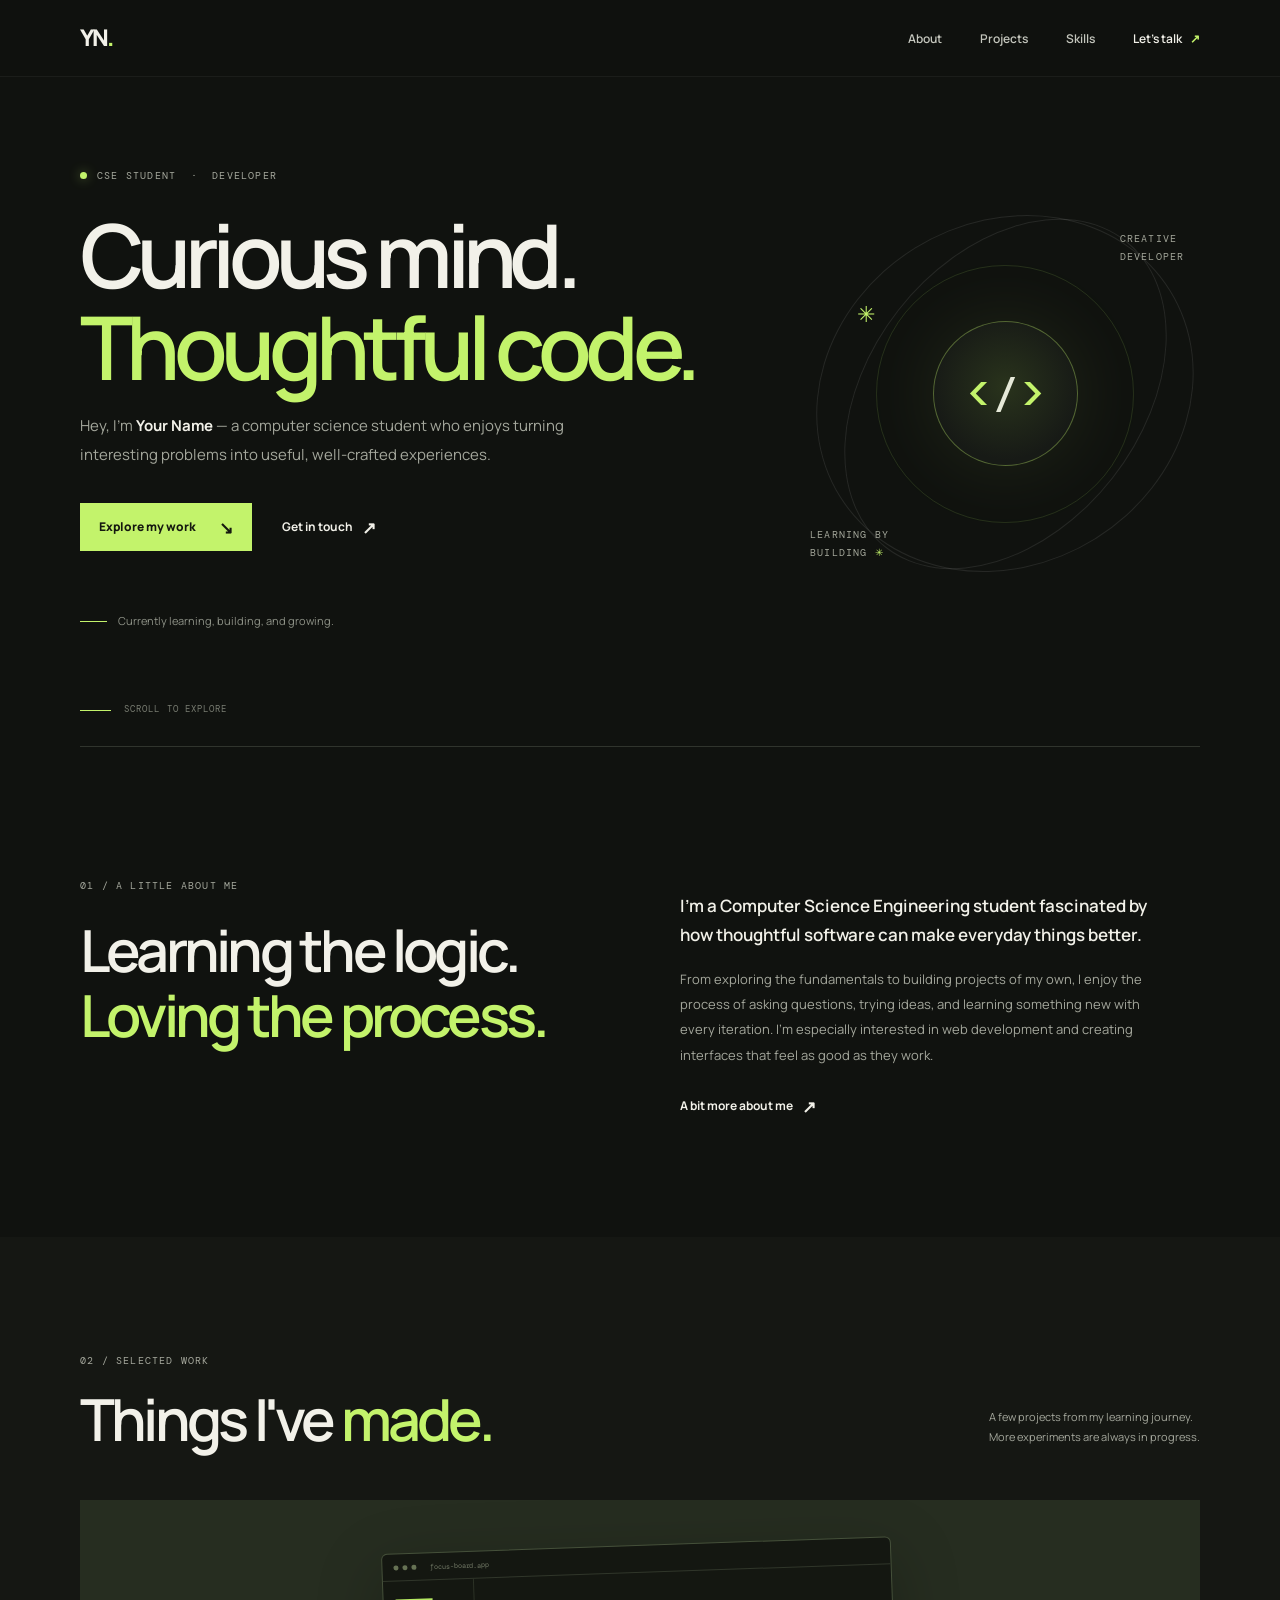
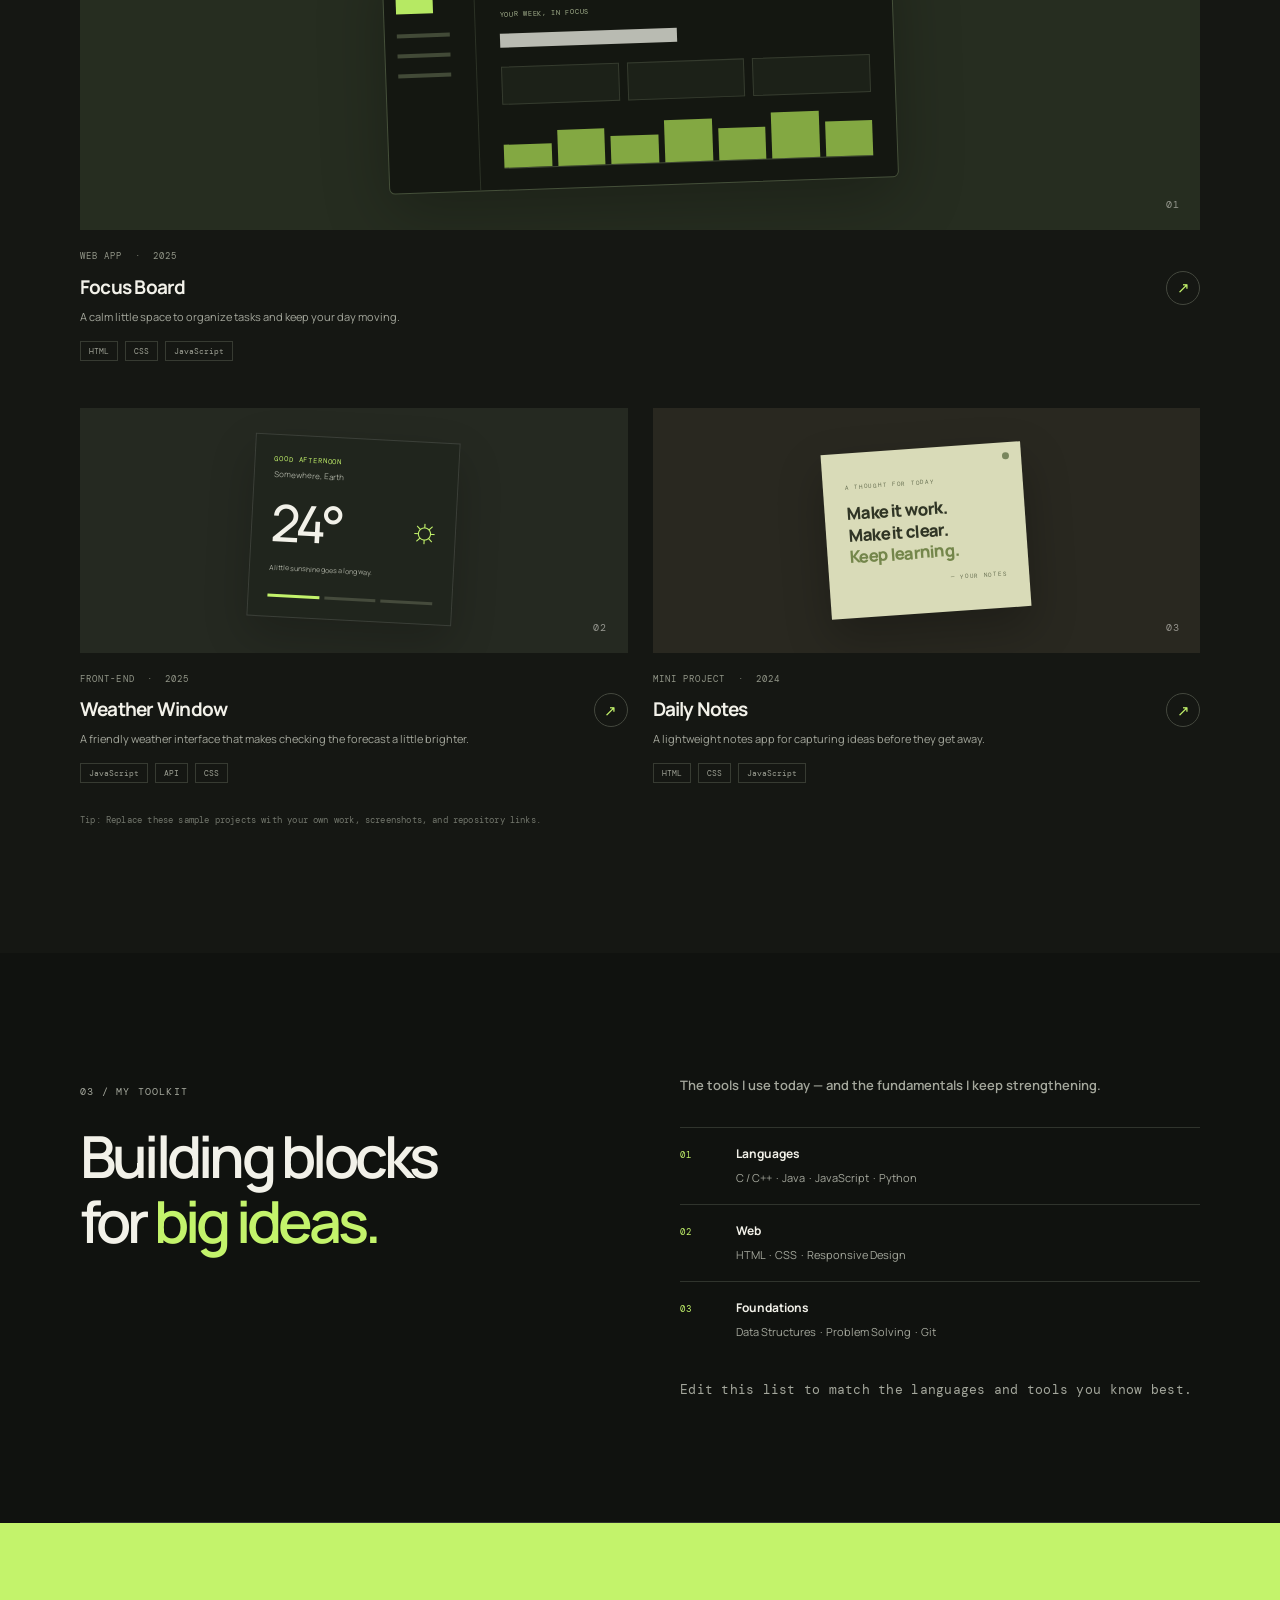
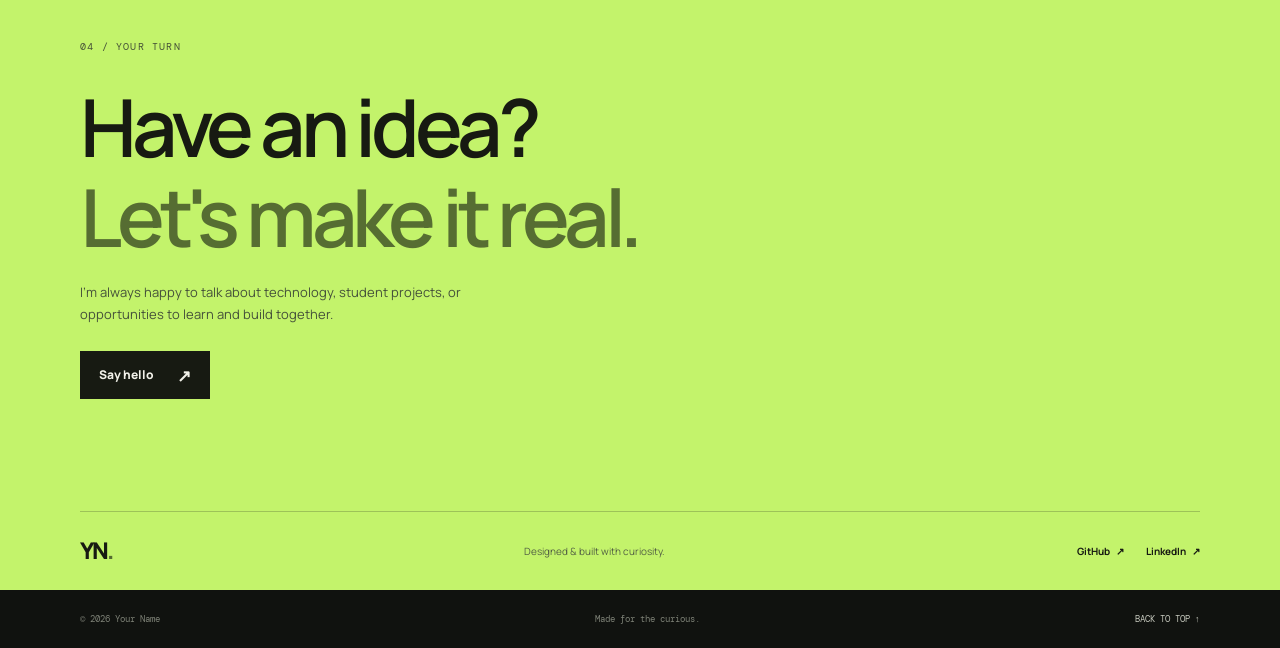
<file: index.html>
<!DOCTYPE html>
<html lang="en">
<head>
  <meta charset="UTF-8">
  <meta name="viewport" content="width=device-width, initial-scale=1">
  <meta name="theme-color" content="#10120f">
  <meta name="description" content="The portfolio of a computer science student and developer.">
  <title>Your Name | Developer &amp; CSE Student</title>
  <link rel="preconnect" href="https://fonts.googleapis.com">
  <link rel="preconnect" href="https://fonts.gstatic.com" crossorigin>
  <link href="https://fonts.googleapis.com/css2?family=DM+Mono:wght@400;500&family=Manrope:wght@400;500;600;700;800&display=swap" rel="stylesheet">
  <link rel="stylesheet" href="style.css">
  <script src="script.js" defer></script>
</head>
<body>
  <a class="skip-link" href="#main">Skip to content</a>

  <header class="site-header">
    <nav class="nav wrap" aria-label="Main navigation">
      <a class="brand" href="#home" aria-label="Your Name, home">YN<span>.</span></a>
      <button class="menu-toggle" type="button" aria-expanded="false" aria-controls="nav-links" aria-label="Open navigation">
        <span></span><span></span>
      </button>
      <ul class="nav-links" id="nav-links">
        <li><a href="#about">About</a></li>
        <li><a href="#work">Projects</a></li>
        <li><a href="#skills">Skills</a></li>
        <li><a class="nav-contact" href="#contact">Let's talk <span aria-hidden="true">↗</span></a></li>
      </ul>
    </nav>
  </header>

  <main id="main">
    <section class="hero wrap" id="home" aria-labelledby="hero-title">
      <div class="hero-copy">
        <p class="eyebrow"><span class="status-dot"></span> CSE STUDENT &nbsp;·&nbsp; DEVELOPER</p>
        <h1 id="hero-title">Curious mind.<br><span>Thoughtful code.</span></h1>
        <p class="hero-description">Hey, I'm <strong>Your Name</strong> — a computer science student who enjoys turning interesting problems into useful, well-crafted experiences.</p>
        <div class="hero-actions">
          <a class="button button-primary" href="#work">Explore my work <span aria-hidden="true">↘</span></a>
          <a class="text-link" href="#contact">Get in touch <span aria-hidden="true">↗</span></a>
        </div>
        <div class="hero-note"><span class="note-line"></span><span>Currently learning, building, and growing.</span></div>
      </div>
      <div class="hero-art" aria-label="Decorative code-inspired graphic">
        <div class="orbit orbit-one"></div>
        <div class="orbit orbit-two"></div>
        <div class="art-core"><span>&lt;</span><span class="core-slash">/</span><span>&gt;</span></div>
        <span class="art-label art-label-top">CREATIVE<br>DEVELOPER</span>
        <span class="art-label art-label-bottom">LEARNING BY<br>BUILDING <span aria-hidden="true">✳</span></span>
        <span class="art-star" aria-hidden="true">✳</span>
      </div>
      <a class="scroll-cue" href="#about"><span class="scroll-line"></span> SCROLL TO EXPLORE</a>
    </section>

    <section class="section wrap about-section" id="about" aria-labelledby="about-title">
      <div class="section-heading">
        <p class="eyebrow">01 / A LITTLE ABOUT ME</p>
        <h2 id="about-title">Learning the logic.<br><span>Loving the process.</span></h2>
      </div>
      <div class="about-content">
        <p class="about-lead">I'm a Computer Science Engineering student fascinated by how thoughtful software can make everyday things better.</p>
        <p>From exploring the fundamentals to building projects of my own, I enjoy the process of asking questions, trying ideas, and learning something new with every iteration. I'm especially interested in web development and creating interfaces that feel as good as they work.</p>
        <a class="text-link" href="#contact">A bit more about me <span aria-hidden="true">↗</span></a>
      </div>
    </section>

    <section class="section work-section" id="work" aria-labelledby="work-title">
      <div class="wrap">
        <div class="section-topline">
          <div>
            <p class="eyebrow">02 / SELECTED WORK</p>
            <h2 id="work-title">Things I've <span>made.</span></h2>
          </div>
          <p class="section-aside">A few projects from my learning journey.<br>More experiments are always in progress.</p>
        </div>
        <div class="project-grid">
          <article class="project-card project-card-featured">
            <div class="project-visual visual-dashboard" aria-hidden="true">
              <div class="mock-window">
                <div class="mock-bar"><i></i><i></i><i></i><span>focus-board.app</span></div>
                <div class="mock-content">
                  <div class="mock-sidebar"><b></b><b></b><b></b><b></b></div>
                  <div class="mock-main"><span class="mock-caption">YOUR WEEK, IN FOCUS</span><div class="mock-title"></div><div class="mock-row"><i></i><i></i><i></i></div><div class="mock-chart"><i></i><i></i><i></i><i></i><i></i><i></i><i></i></div></div>
                </div>
              </div>
              <span class="visual-index">01</span>
            </div>
            <div class="project-info">
              <div><p class="project-type">WEB APP &nbsp;·&nbsp; 2025</p><h3>Focus Board</h3><p>A calm little space to organize tasks and keep your day moving.</p></div>
              <a class="project-link" href="#contact" aria-label="Ask me about Focus Board">↗</a>
            </div>
            <ul class="tag-list" aria-label="Technologies"><li>HTML</li><li>CSS</li><li>JavaScript</li></ul>
          </article>

          <article class="project-card">
            <div class="project-visual visual-weather" aria-hidden="true">
              <div class="weather-card"><span class="weather-place">GOOD AFTERNOON</span><span class="weather-city">Somewhere, Earth</span><div class="weather-reading"><span>24°</span><span class="sun-icon">☼</span></div><span class="weather-detail">A little sunshine goes a long way.</span><div class="weather-footer"><i></i><i></i><i></i></div></div>
              <span class="visual-index">02</span>
            </div>
            <div class="project-info">
              <div><p class="project-type">FRONT-END &nbsp;·&nbsp; 2025</p><h3>Weather Window</h3><p>A friendly weather interface that makes checking the forecast a little brighter.</p></div>
              <a class="project-link" href="#contact" aria-label="Ask me about Weather Window">↗</a>
            </div>
            <ul class="tag-list" aria-label="Technologies"><li>JavaScript</li><li>API</li><li>CSS</li></ul>
          </article>

          <article class="project-card">
            <div class="project-visual visual-notes" aria-hidden="true">
              <div class="notes-paper"><span class="notes-pin"></span><span class="notes-label">A THOUGHT FOR TODAY</span><span class="notes-quote">Make it work.<br>Make it clear.<br><em>Keep learning.</em></span><span class="notes-sign">— YOUR NOTES</span></div>
              <span class="visual-index">03</span>
            </div>
            <div class="project-info">
              <div><p class="project-type">MINI PROJECT &nbsp;·&nbsp; 2024</p><h3>Daily Notes</h3><p>A lightweight notes app for capturing ideas before they get away.</p></div>
              <a class="project-link" href="#contact" aria-label="Ask me about Daily Notes">↗</a>
            </div>
            <ul class="tag-list" aria-label="Technologies"><li>HTML</li><li>CSS</li><li>JavaScript</li></ul>
          </article>
        </div>
        <p class="edit-hint">Tip: Replace these sample projects with your own work, screenshots, and repository links.</p>
      </div>
    </section>

    <section class="section wrap skills-section" id="skills" aria-labelledby="skills-title">
      <div class="section-heading">
        <p class="eyebrow">03 / MY TOOLKIT</p>
        <h2 id="skills-title">Building blocks<br>for <span>big ideas.</span></h2>
      </div>
      <div class="skills-content">
        <p class="about-lead">The tools I use today — and the fundamentals I keep strengthening.</p>
        <div class="skill-groups">
          <div class="skill-group"><span class="skill-number">01</span><div><h3>Languages</h3><p>C / C++ &nbsp;·&nbsp; Java &nbsp;·&nbsp; JavaScript &nbsp;·&nbsp; Python</p></div></div>
          <div class="skill-group"><span class="skill-number">02</span><div><h3>Web</h3><p>HTML &nbsp;·&nbsp; CSS &nbsp;·&nbsp; Responsive Design</p></div></div>
          <div class="skill-group"><span class="skill-number">03</span><div><h3>Foundations</h3><p>Data Structures &nbsp;·&nbsp; Problem Solving &nbsp;·&nbsp; Git</p></div></div>
        </div>
        <p class="edit-hint">Edit this list to match the languages and tools you know best.</p>
      </div>
    </section>

    <section class="contact-section" id="contact" aria-labelledby="contact-title">
      <div class="wrap contact-inner">
        <p class="eyebrow">04 / YOUR TURN</p>
        <h2 id="contact-title">Have an idea?<br><span>Let's make it real.</span></h2>
        <p class="contact-copy">I'm always happy to talk about technology, student projects, or opportunities to learn and build together.</p>
        <a class="button button-light" href="mailto:your.email@example.com">Say hello <span aria-hidden="true">↗</span></a>
        <div class="contact-bottom">
          <a class="brand brand-footer" href="#home">YN<span>.</span></a>
          <p>Designed &amp; built with curiosity.</p>
          <div class="social-links">
            <a href="https://github.com/" target="_blank" rel="noreferrer">GitHub <span aria-hidden="true">↗</span></a>
            <a href="https://www.linkedin.com/" target="_blank" rel="noreferrer">LinkedIn <span aria-hidden="true">↗</span></a>
          </div>
        </div>
      </div>
    </section>
  </main>

  <footer class="site-footer wrap">
    <span>© <span id="current-year"></span> Your Name</span>
    <span>Made for the curious.</span>
    <a href="#home">BACK TO TOP ↑</a>
  </footer>
</body>
</html>
</file>
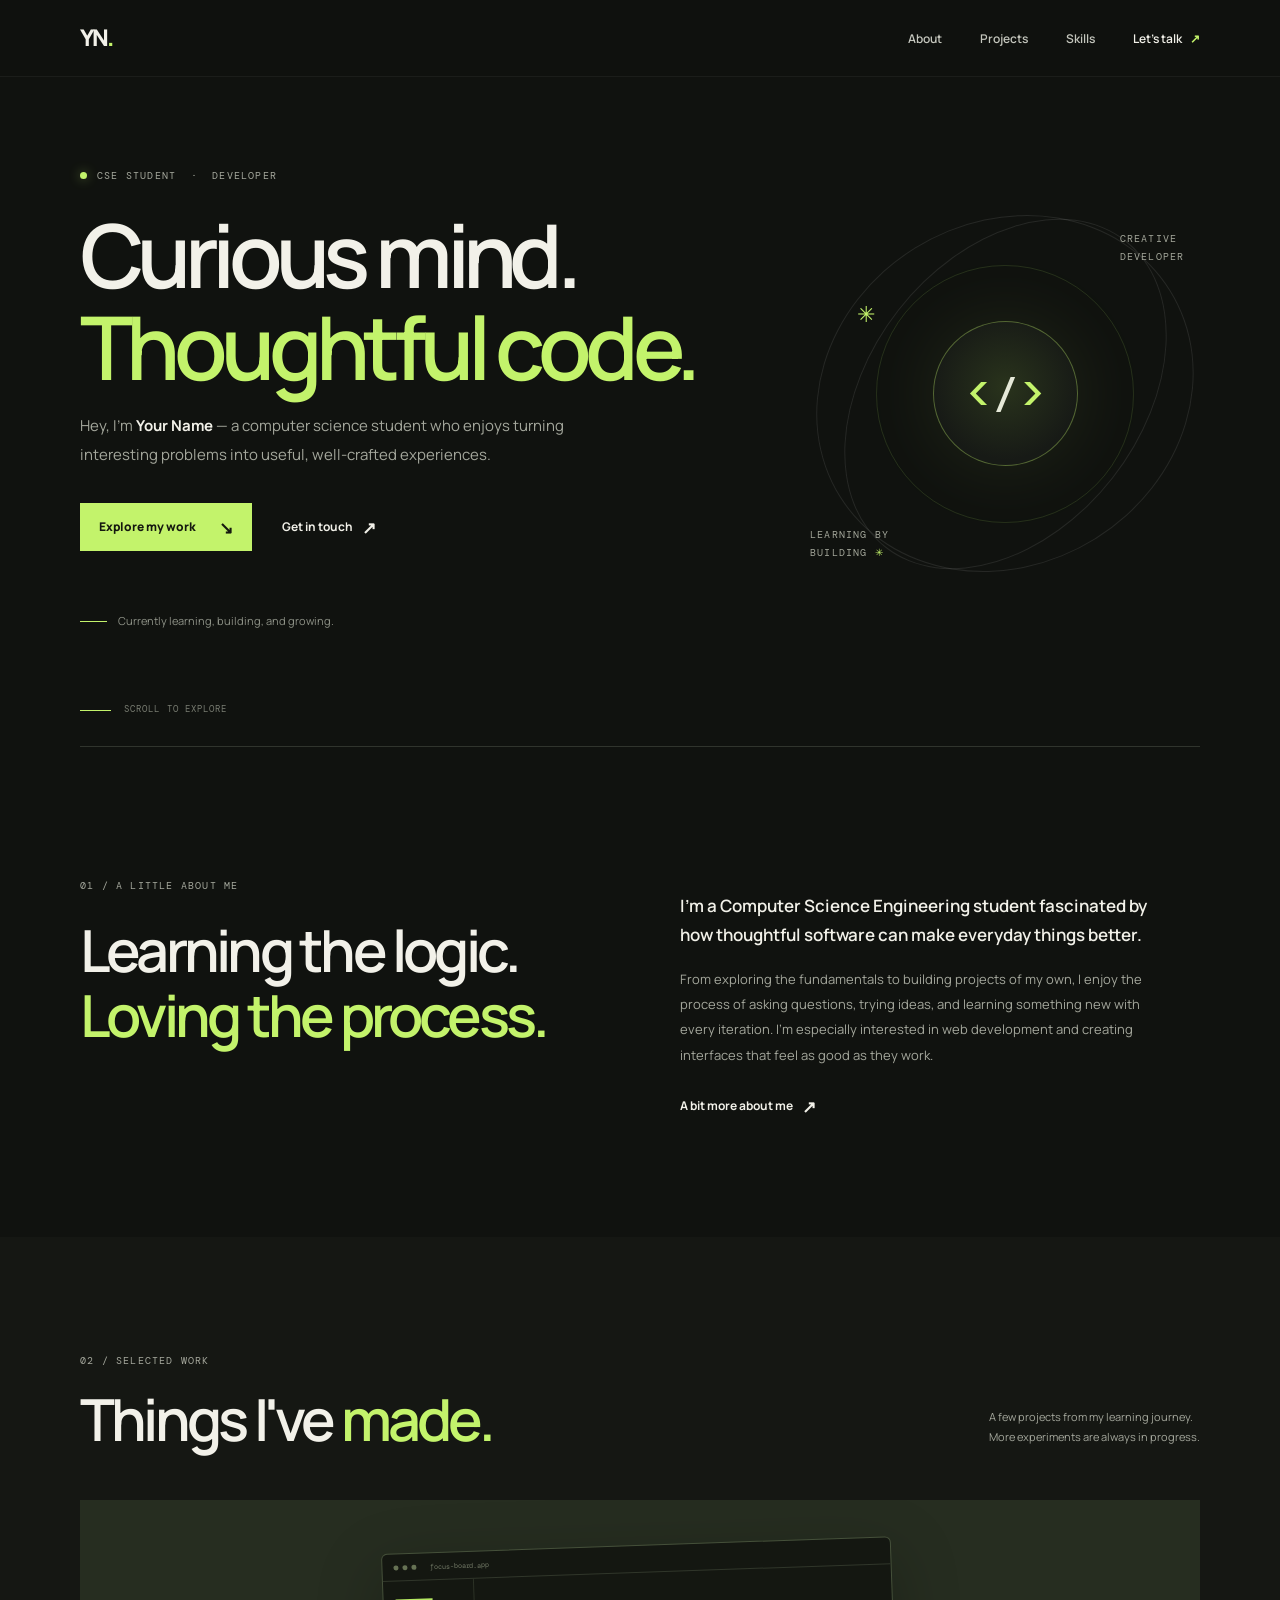
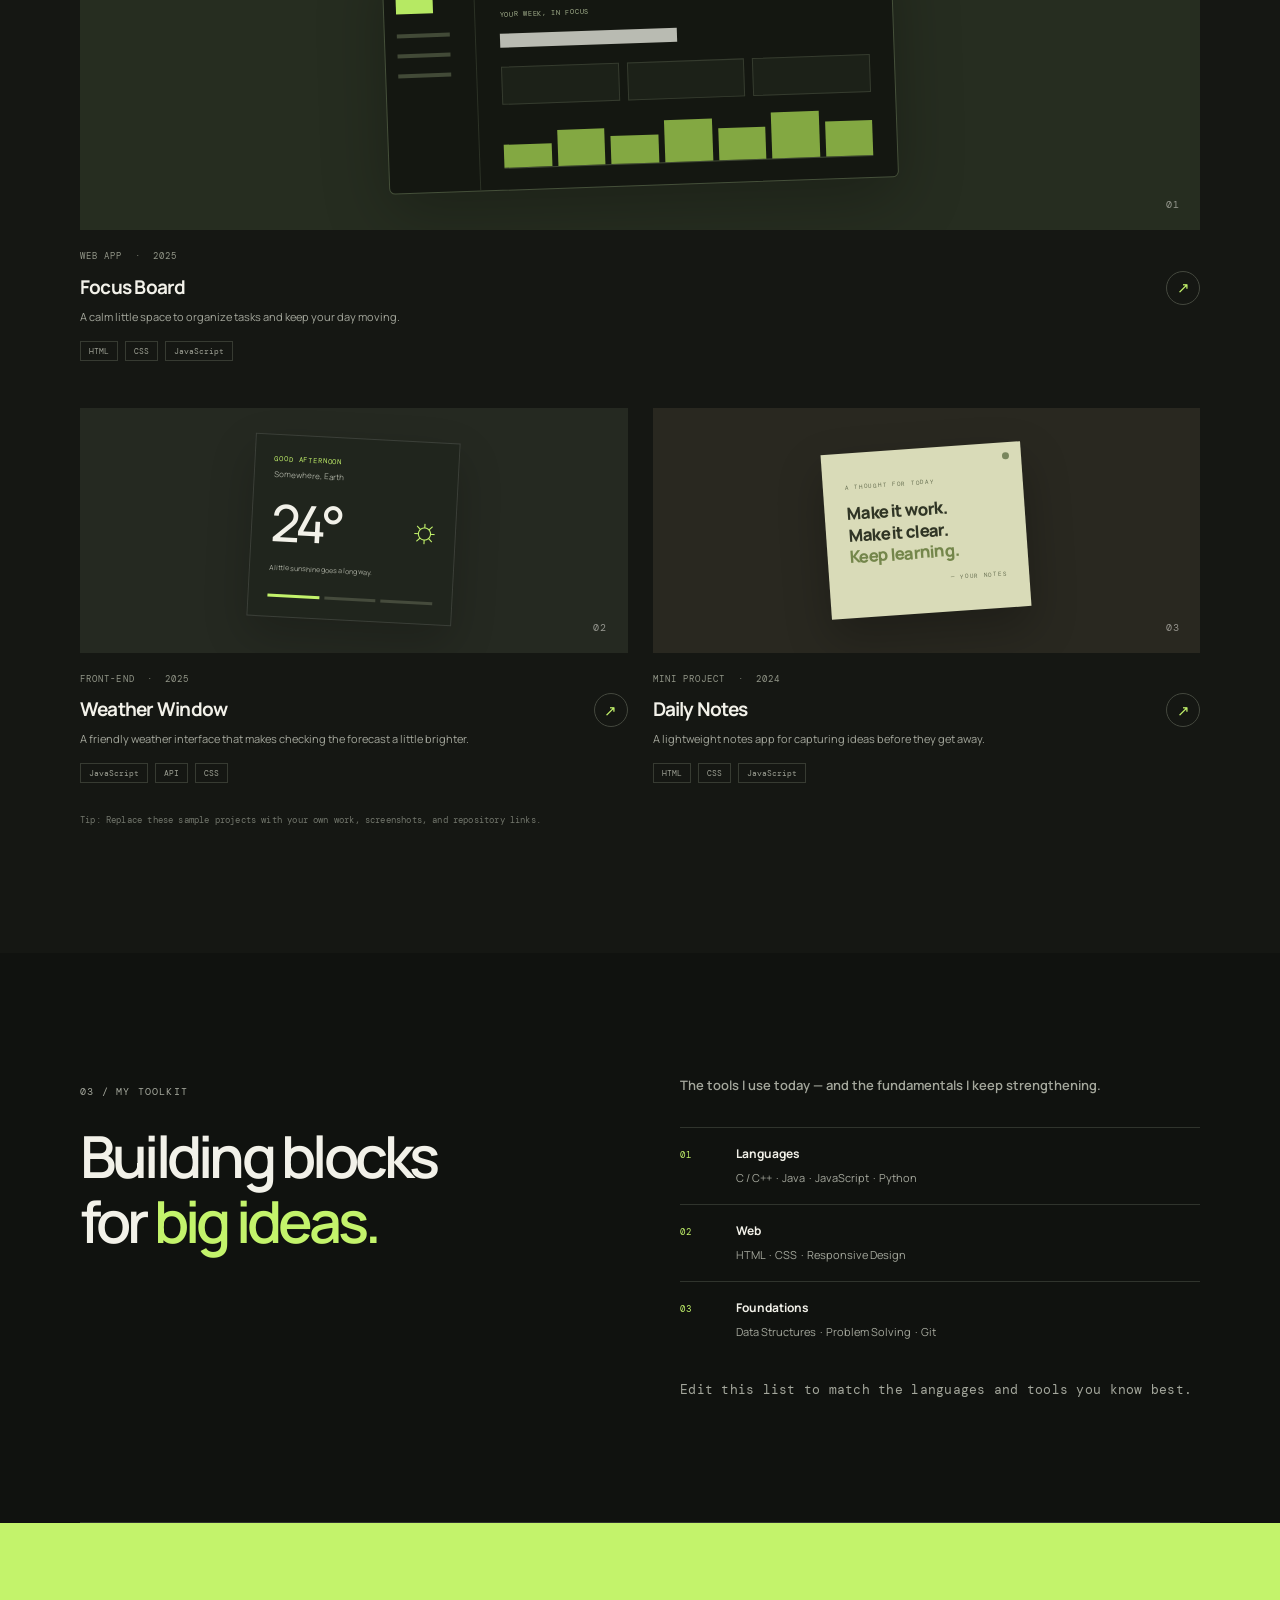
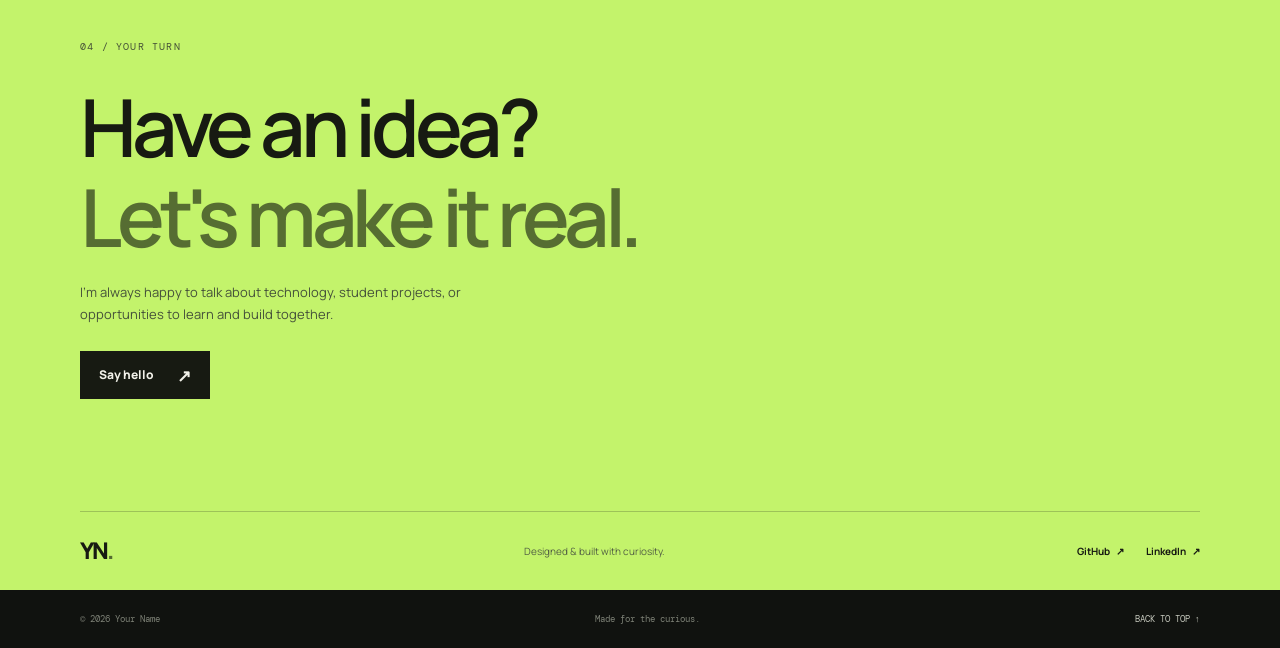
<file: sample.html>
<!DOCTYPE html>
<html lang="en">
<head>
  <meta charset="UTF-8">
  <meta name="viewport" content="width=device-width, initial-scale=1">
  <meta name="theme-color" content="#10120f">
  <meta name="description" content="The portfolio of a computer science student and developer.">
  <title>Your Name | Developer &amp; CSE Student</title>
  <link rel="preconnect" href="https://fonts.googleapis.com">
  <link rel="preconnect" href="https://fonts.gstatic.com" crossorigin>
  <link href="https://fonts.googleapis.com/css2?family=DM+Mono:wght@400;500&family=Manrope:wght@400;500;600;700;800&display=swap" rel="stylesheet">
  <link rel="stylesheet" href="sample.css">
  <script src="sample.js" defer></script>
</head>
<body>
  <a class="skip-link" href="#main">Skip to content</a>

  <header class="site-header">
    <nav class="nav wrap" aria-label="Main navigation">
      <a class="brand" href="#home" aria-label="Your Name, home">YN<span>.</span></a>
      <button class="menu-toggle" type="button" aria-expanded="false" aria-controls="nav-links" aria-label="Open navigation">
        <span></span><span></span>
      </button>
      <ul class="nav-links" id="nav-links">
        <li><a href="#about">About</a></li>
        <li><a href="#work">Projects</a></li>
        <li><a href="#skills">Skills</a></li>
        <li><a class="nav-contact" href="#contact">Let's talk <span aria-hidden="true">↗</span></a></li>
      </ul>
    </nav>
  </header>

  <main id="main">
    <section class="hero wrap" id="home" aria-labelledby="hero-title">
      <div class="hero-copy">
        <p class="eyebrow"><span class="status-dot"></span> CSE STUDENT &nbsp;·&nbsp; DEVELOPER</p>
        <h1 id="hero-title">Curious mind.<br><span>Thoughtful code.</span></h1>
        <p class="hero-description">Hey, I'm <strong>Your Name</strong> — a computer science student who enjoys turning interesting problems into useful, well-crafted experiences.</p>
        <div class="hero-actions">
          <a class="button button-primary" href="#work">Explore my work <span aria-hidden="true">↘</span></a>
          <a class="text-link" href="#contact">Get in touch <span aria-hidden="true">↗</span></a>
        </div>
        <div class="hero-note"><span class="note-line"></span><span>Currently learning, building, and growing.</span></div>
      </div>
      <div class="hero-art" aria-label="Decorative code-inspired graphic">
        <div class="orbit orbit-one"></div>
        <div class="orbit orbit-two"></div>
        <div class="art-core"><span>&lt;</span><span class="core-slash">/</span><span>&gt;</span></div>
        <span class="art-label art-label-top">CREATIVE<br>DEVELOPER</span>
        <span class="art-label art-label-bottom">LEARNING BY<br>BUILDING <span aria-hidden="true">✳</span></span>
        <span class="art-star" aria-hidden="true">✳</span>
      </div>
      <a class="scroll-cue" href="#about"><span class="scroll-line"></span> SCROLL TO EXPLORE</a>
    </section>

    <section class="section wrap about-section" id="about" aria-labelledby="about-title">
      <div class="section-heading">
        <p class="eyebrow">01 / A LITTLE ABOUT ME</p>
        <h2 id="about-title">Learning the logic.<br><span>Loving the process.</span></h2>
      </div>
      <div class="about-content">
        <p class="about-lead">I'm a Computer Science Engineering student fascinated by how thoughtful software can make everyday things better.</p>
        <p>From exploring the fundamentals to building projects of my own, I enjoy the process of asking questions, trying ideas, and learning something new with every iteration. I'm especially interested in web development and creating interfaces that feel as good as they work.</p>
        <a class="text-link" href="#contact">A bit more about me <span aria-hidden="true">↗</span></a>
      </div>
    </section>

    <section class="section work-section" id="work" aria-labelledby="work-title">
      <div class="wrap">
        <div class="section-topline">
          <div>
            <p class="eyebrow">02 / SELECTED WORK</p>
            <h2 id="work-title">Things I've <span>made.</span></h2>
          </div>
          <p class="section-aside">A few projects from my learning journey.<br>More experiments are always in progress.</p>
        </div>
        <div class="project-grid">
          <article class="project-card project-card-featured">
            <div class="project-visual visual-dashboard" aria-hidden="true">
              <div class="mock-window">
                <div class="mock-bar"><i></i><i></i><i></i><span>focus-board.app</span></div>
                <div class="mock-content">
                  <div class="mock-sidebar"><b></b><b></b><b></b><b></b></div>
                  <div class="mock-main"><span class="mock-caption">YOUR WEEK, IN FOCUS</span><div class="mock-title"></div><div class="mock-row"><i></i><i></i><i></i></div><div class="mock-chart"><i></i><i></i><i></i><i></i><i></i><i></i><i></i></div></div>
                </div>
              </div>
              <span class="visual-index">01</span>
            </div>
            <div class="project-info">
              <div><p class="project-type">WEB APP &nbsp;·&nbsp; 2025</p><h3>Focus Board</h3><p>A calm little space to organize tasks and keep your day moving.</p></div>
              <a class="project-link" href="#contact" aria-label="Ask me about Focus Board">↗</a>
            </div>
            <ul class="tag-list" aria-label="Technologies"><li>HTML</li><li>CSS</li><li>JavaScript</li></ul>
          </article>

          <article class="project-card">
            <div class="project-visual visual-weather" aria-hidden="true">
              <div class="weather-card"><span class="weather-place">GOOD AFTERNOON</span><span class="weather-city">Somewhere, Earth</span><div class="weather-reading"><span>24°</span><span class="sun-icon">☼</span></div><span class="weather-detail">A little sunshine goes a long way.</span><div class="weather-footer"><i></i><i></i><i></i></div></div>
              <span class="visual-index">02</span>
            </div>
            <div class="project-info">
              <div><p class="project-type">FRONT-END &nbsp;·&nbsp; 2025</p><h3>Weather Window</h3><p>A friendly weather interface that makes checking the forecast a little brighter.</p></div>
              <a class="project-link" href="#contact" aria-label="Ask me about Weather Window">↗</a>
            </div>
            <ul class="tag-list" aria-label="Technologies"><li>JavaScript</li><li>API</li><li>CSS</li></ul>
          </article>

          <article class="project-card">
            <div class="project-visual visual-notes" aria-hidden="true">
              <div class="notes-paper"><span class="notes-pin"></span><span class="notes-label">A THOUGHT FOR TODAY</span><span class="notes-quote">Make it work.<br>Make it clear.<br><em>Keep learning.</em></span><span class="notes-sign">— YOUR NOTES</span></div>
              <span class="visual-index">03</span>
            </div>
            <div class="project-info">
              <div><p class="project-type">MINI PROJECT &nbsp;·&nbsp; 2024</p><h3>Daily Notes</h3><p>A lightweight notes app for capturing ideas before they get away.</p></div>
              <a class="project-link" href="#contact" aria-label="Ask me about Daily Notes">↗</a>
            </div>
            <ul class="tag-list" aria-label="Technologies"><li>HTML</li><li>CSS</li><li>JavaScript</li></ul>
          </article>
        </div>
        <p class="edit-hint">Tip: Replace these sample projects with your own work, screenshots, and repository links.</p>
      </div>
    </section>

    <section class="section wrap skills-section" id="skills" aria-labelledby="skills-title">
      <div class="section-heading">
        <p class="eyebrow">03 / MY TOOLKIT</p>
        <h2 id="skills-title">Building blocks<br>for <span>big ideas.</span></h2>
      </div>
      <div class="skills-content">
        <p class="about-lead">The tools I use today — and the fundamentals I keep strengthening.</p>
        <div class="skill-groups">
          <div class="skill-group"><span class="skill-number">01</span><div><h3>Languages</h3><p>C / C++ &nbsp;·&nbsp; Java &nbsp;·&nbsp; JavaScript &nbsp;·&nbsp; Python</p></div></div>
          <div class="skill-group"><span class="skill-number">02</span><div><h3>Web</h3><p>HTML &nbsp;·&nbsp; CSS &nbsp;·&nbsp; Responsive Design</p></div></div>
          <div class="skill-group"><span class="skill-number">03</span><div><h3>Foundations</h3><p>Data Structures &nbsp;·&nbsp; Problem Solving &nbsp;·&nbsp; Git</p></div></div>
        </div>
        <p class="edit-hint">Edit this list to match the languages and tools you know best.</p>
      </div>
    </section>

    <section class="contact-section" id="contact" aria-labelledby="contact-title">
      <div class="wrap contact-inner">
        <p class="eyebrow">04 / YOUR TURN</p>
        <h2 id="contact-title">Have an idea?<br><span>Let's make it real.</span></h2>
        <p class="contact-copy">I'm always happy to talk about technology, student projects, or opportunities to learn and build together.</p>
        <a class="button button-light" href="mailto:your.email@example.com">Say hello <span aria-hidden="true">↗</span></a>
        <div class="contact-bottom">
          <a class="brand brand-footer" href="#home">YN<span>.</span></a>
          <p>Designed &amp; built with curiosity.</p>
          <div class="social-links">
            <a href="https://github.com/" target="_blank" rel="noreferrer">GitHub <span aria-hidden="true">↗</span></a>
            <a href="https://www.linkedin.com/" target="_blank" rel="noreferrer">LinkedIn <span aria-hidden="true">↗</span></a>
          </div>
        </div>
      </div>
    </section>
  </main>

  <footer class="site-footer wrap">
    <span>© <span id="current-year"></span> Your Name</span>
    <span>Made for the curious.</span>
    <a href="#home">BACK TO TOP ↑</a>
  </footer>
</body>
</html>
</file>
<file: style.css>
:root {
  color-scheme: dark;
  --bg: #10120f;
  --surface: #171a16;
  --surface-soft: #1e211c;
  --text: #f2f1e9;
  --muted: #a4a79c;
  --line: #30342d;
  --accent: #c3f36b;
  --accent-dark: #a6d64e;
  --font-body: "Manrope", sans-serif;
  --font-mono: "DM Mono", monospace;
}

* { box-sizing: border-box; }
html { scroll-behavior: smooth; scroll-padding-top: 90px; }
body {
  margin: 0;
  background: var(--bg);
  color: var(--text);
  font-family: var(--font-body);
  font-size: 15px;
  line-height: 1.7;
  -webkit-font-smoothing: antialiased;
}
body, button, a { -webkit-tap-highlight-color: transparent; }
a { color: inherit; text-decoration: none; }
button { font: inherit; }
::selection { background: var(--accent); color: var(--bg); }
.wrap { width: min(1120px, calc(100% - 64px)); margin-inline: auto; }
.skip-link {
  position: absolute; z-index: 20; top: 10px; left: 10px; padding: 10px 14px;
  background: var(--accent); color: var(--bg); transform: translateY(-150%);
}
.skip-link:focus { transform: translateY(0); }

.site-header { position: sticky; z-index: 10; top: 0; border-bottom: 1px solid rgb(255 255 255 / 5%); background: rgb(16 18 15 / 90%); backdrop-filter: blur(16px); }
.nav { height: 76px; display: flex; align-items: center; justify-content: space-between; }
.brand { font-size: 23px; font-weight: 800; letter-spacing: -2px; }
.brand span { color: var(--accent); }
.nav-links { display: flex; align-items: center; gap: 38px; margin: 0; padding: 0; list-style: none; }
.nav-links a { color: #c4c6bd; font-size: 12px; font-weight: 600; transition: color .2s ease; }
.nav-links a:hover, .nav-links a.is-active { color: var(--accent); }
.nav-links .nav-contact { color: var(--text); }
.nav-contact span { padding-left: 6px; color: var(--accent); }
.menu-toggle { display: none; }

.hero { min-height: 650px; position: relative; display: grid; grid-template-columns: 1.1fr .9fr; align-items: center; padding-block: 80px 115px; }
.hero-copy { position: relative; z-index: 1; }
.eyebrow, .project-type, .skill-number, .scroll-cue, .edit-hint, .art-label, .visual-index, .notes-label, .notes-sign {
  font-family: var(--font-mono); font-size: 10px; letter-spacing: .12em;
}
.eyebrow { display: flex; align-items: center; gap: 10px; color: var(--muted); }
.status-dot { width: 7px; height: 7px; display: inline-block; border-radius: 50%; background: var(--accent); box-shadow: 0 0 12px rgb(195 243 107 / 45%); }
.hero h1 { margin: 25px 0 20px; font-size: clamp(52px, 7vw, 88px); font-weight: 600; letter-spacing: -.075em; line-height: 1.04; }
.hero h1 span, .section-heading h2 span, .section-topline h2 span { color: var(--accent); }
.hero-description { max-width: 495px; margin: 0; color: var(--muted); font-size: 15px; line-height: 1.9; }
.hero-description strong { color: var(--text); font-weight: 700; }
.hero-actions { display: flex; align-items: center; gap: 30px; margin-top: 34px; }
.button { display: inline-flex; align-items: center; justify-content: center; gap: 23px; min-height: 48px; padding: 0 19px; font-size: 12px; font-weight: 800; transition: transform .2s ease, background .2s ease; }
.button:hover { transform: translateY(-3px); }
.button-primary { background: var(--accent); color: #15180f; }
.button-primary:hover { background: #d3ff83; }
.button span, .text-link span { font-size: 17px; line-height: 1; }
.text-link { display: inline-flex; align-items: center; gap: 9px; color: var(--text); font-size: 12px; font-weight: 700; }
.text-link:hover { color: var(--accent); }
.hero-note { display: flex; align-items: center; gap: 11px; margin-top: 61px; color: #8e9287; font-size: 11px; }
.note-line { width: 27px; height: 1px; background: var(--accent); }
.hero-art { width: min(390px, 100%); aspect-ratio: 1; position: relative; justify-self: end; display: grid; place-items: center; overflow: clip; }
.hero-art::before { position: absolute; inset: 17%; border: 1px solid rgb(195 243 107 / 13%); border-radius: 50%; content: ""; }
.orbit { position: absolute; border: 1px solid rgb(255 255 255 / 9%); border-radius: 50%; transform: rotate(-32deg); }
.orbit-one { inset: 6% 0; }
.orbit-two { inset: 0 15%; transform: rotate(38deg); }
.art-core { width: 145px; height: 145px; display: flex; align-items: center; justify-content: center; border: 1px solid rgb(195 243 107 / 35%); border-radius: 50%; background: radial-gradient(circle at 50% 45%, #29331c, #171a16 69%); box-shadow: 0 0 80px rgb(195 243 107 / 9%); font-family: var(--font-mono); font-size: 42px; font-weight: 500; }
.art-core span:first-child, .art-core span:last-child { color: var(--accent); }
.core-slash { margin-inline: 2px; color: #e5e9d8; }
.art-label { position: absolute; color: #a3a69a; line-height: 1.8; }
.art-label-top { top: 8%; right: 4%; }
.art-label-bottom { bottom: 7%; left: 0; }
.art-label-bottom span, .art-star { color: var(--accent); }
.art-star { position: absolute; top: 25%; left: 12%; font-size: 22px; }
.scroll-cue { position: absolute; bottom: 28px; left: 0; display: flex; align-items: center; gap: 13px; color: #797d72; font-size: 9px; }
.scroll-line { width: 31px; height: 1px; background: var(--accent); }

.section { padding-block: 120px; }
.about-section, .skills-section { display: grid; grid-template-columns: 1fr 1fr; gap: 80px; border-top: 1px solid var(--line); }
.section-heading h2, .section-topline h2, .contact-inner h2 { margin: 24px 0 0; font-size: clamp(38px, 5vw, 58px); font-weight: 600; letter-spacing: -.065em; line-height: 1.12; }
.about-content { align-self: center; max-width: 490px; padding-top: 8px; }
.about-content p, .skills-content > p { color: var(--muted); font-size: 13px; line-height: 1.95; }
.about-content .about-lead, .about-lead { color: var(--text); font-size: 17px; font-weight: 600; line-height: 1.7; }
.about-content .text-link { margin-top: 15px; }
.work-section { padding-block: 115px 125px; background: #151713; }
.section-topline { display: flex; justify-content: space-between; align-items: end; margin-bottom: 48px; }
.section-topline .eyebrow { margin: 0; }
.section-topline h2 { margin-top: 18px; }
.section-aside { margin: 0 0 4px; color: var(--muted); font-size: 11px; line-height: 1.9; }
.project-grid { display: grid; grid-template-columns: 1fr 1fr; gap: 47px 25px; }
.project-card-featured { grid-column: 1 / -1; }
.project-visual { height: 245px; position: relative; display: grid; place-items: center; overflow: hidden; }
.project-card-featured .project-visual { height: 330px; }
.visual-dashboard { background: #262d20; }
.visual-weather { background: #252921; }
.visual-notes { background: #292820; }
.visual-index { position: absolute; right: 20px; bottom: 17px; color: rgb(242 241 233 / 55%); }
.mock-window { width: min(510px, 76%); overflow: hidden; border: 1px solid #45503a; border-radius: 6px; background: #141711; box-shadow: 0 20px 65px rgb(0 0 0 / 25%); transform: rotate(-2deg); }
.mock-bar { height: 27px; display: flex; align-items: center; gap: 4px; padding: 0 11px; border-bottom: 1px solid #30362a; color: #727966; }
.mock-bar i { width: 5px; height: 5px; border-radius: 50%; background: #667254; }
.mock-bar span { margin-left: 9px; font: 7px var(--font-mono); }
.mock-content { min-height: 210px; display: flex; }
.mock-sidebar { width: 18%; display: flex; flex-direction: column; gap: 16px; padding: 18px 12px; border-right: 1px solid #2c3226; }
.mock-sidebar b { width: 80%; height: 4px; background: #424a37; }
.mock-sidebar b:first-child { width: 56%; height: 15px; margin-bottom: 4px; background: #b6e963; }
.mock-main { flex: 1; padding: 21px 24px; }
.mock-caption { color: #a4b18e; font: 7px var(--font-mono); letter-spacing: .1em; }
.mock-title { width: 48%; height: 14px; margin-top: 9px; background: #e8eadf; opacity: .78; }
.mock-row { display: flex; gap: 8px; margin-top: 19px; }
.mock-row i { width: 32%; height: 38px; border: 1px solid #353b2e; background: #1c2118; }
.mock-chart { height: 47px; display: flex; align-items: end; gap: 6px; margin-top: 17px; border-bottom: 1px solid #414a35; }
.mock-chart i { flex: 1; height: 50%; background: #a8d953; opacity: .75; }
.mock-chart i:nth-child(2) { height: 78%; }.mock-chart i:nth-child(3) { height: 60%; }.mock-chart i:nth-child(4) { height: 90%; }.mock-chart i:nth-child(5) { height: 68%; }.mock-chart i:nth-child(6) { height: 100%; }.mock-chart i:nth-child(7) { height: 76%; }
.weather-card { width: 205px; min-height: 183px; padding: 19px; border: 1px solid rgb(255 255 255 / 12%); background: #20251d; box-shadow: 0 18px 45px rgb(0 0 0 / 20%); transform: rotate(3deg); }
.weather-place { display: block; color: var(--accent); font: 7px var(--font-mono); letter-spacing: .12em; }
.weather-city { display: block; margin-top: 4px; color: #a9ada0; font-size: 8px; }
.weather-reading { display: flex; align-items: center; justify-content: space-between; margin-top: 10px; font-size: 51px; font-weight: 500; letter-spacing: -.08em; line-height: 1.2; }
.sun-icon { color: var(--accent); font-size: 34px; }
.weather-detail { color: #a9ada0; font-size: 7px; }
.weather-footer { display: flex; gap: 5px; margin-top: 17px; }
.weather-footer i { height: 3px; flex: 1; background: #454b3c; }.weather-footer i:first-child { background: var(--accent); }
.notes-paper { width: 200px; min-height: 165px; position: relative; display: flex; flex-direction: column; justify-content: center; padding: 19px 22px; background: #d9dbb8; color: #303525; box-shadow: 0 20px 45px rgb(0 0 0 / 25%); transform: rotate(-4deg); }
.notes-pin { position: absolute; top: 10px; right: 12px; width: 7px; height: 7px; border-radius: 50%; background: #79865d; }
.notes-label, .notes-sign { font-size: 6px; color: #687052; }
.notes-quote { margin-block: 11px; font-size: 17px; font-weight: 800; line-height: 1.28; letter-spacing: -.04em; }
.notes-quote em { color: #74864b; font-style: normal; }
.notes-sign { text-align: right; }
.project-info { display: flex; align-items: center; justify-content: space-between; gap: 15px; padding-top: 19px; }
.project-type { margin: 0 0 6px; color: #929688; font-size: 9px; }
.project-info h3 { margin: 0; font-size: 19px; font-weight: 700; letter-spacing: -.04em; }
.project-info p:last-child { max-width: 440px; margin: 5px 0 0; color: var(--muted); font-size: 11px; }
.project-link { width: 34px; height: 34px; flex: 0 0 auto; display: grid; place-items: center; border: 1px solid #44483e; border-radius: 50%; color: var(--accent); transition: color .2s, background .2s; }
.project-link:hover { background: var(--accent); color: var(--bg); }
.tag-list { display: flex; gap: 7px; margin: 14px 0 0; padding: 0; list-style: none; }
.tag-list li { padding: 4px 8px; border: 1px solid #373b32; color: #9da094; font: 8px var(--font-mono); }
.edit-hint { margin: 30px 0 0; color: #72766c; font-size: 9px; letter-spacing: .02em; }

.skills-section { border-top: 0; border-bottom: 1px solid var(--line); }
.skills-content { align-self: center; }
.skills-content > .about-lead { margin-top: 0; }
.skill-groups { margin-top: 28px; }
.skill-group { display: grid; grid-template-columns: 44px 1fr; gap: 12px; padding: 16px 0; border-top: 1px solid var(--line); }
.skill-number { padding-top: 4px; color: var(--accent); font-size: 9px; }
.skill-group h3 { margin: 0; font-size: 12px; }
.skill-group p { margin: 5px 0 0; color: var(--muted); font-size: 11px; }
.skills-content .edit-hint { margin-top: 19px; }

.contact-section { padding-top: 105px; background: var(--accent); color: #171a12; }
.contact-inner { position: relative; }
.contact-inner > .eyebrow { color: #465238; }
.contact-inner h2 { margin-top: 27px; font-size: clamp(49px, 7vw, 80px); }
.contact-inner h2 span { color: #566d32; }
.contact-copy { max-width: 440px; margin: 20px 0 26px; color: #45513a; font-size: 13px; }
.button-light { background: #171a12; color: #f2f1e9; }
.button-light:hover { background: #303728; }
.contact-bottom { display: flex; align-items: center; justify-content: space-between; gap: 20px; margin-top: 112px; padding-block: 19px; border-top: 1px solid rgb(23 26 18 / 22%); }
.brand-footer span { color: #536b30; }
.contact-bottom > p { margin: 0; color: #536044; font-size: 10px; }
.social-links { display: flex; gap: 22px; }
.social-links a { font-size: 10px; font-weight: 700; }
.social-links a:hover { color: #657c3d; }
.social-links span { margin-left: 4px; }
.site-footer { min-height: 58px; display: flex; align-items: center; justify-content: space-between; gap: 18px; color: #7d8176; font: 9px var(--font-mono); }
.site-footer a { color: #c5c8bd; }
.site-footer a:hover { color: var(--accent); }

.reveal { opacity: 0; transform: translateY(20px); transition: opacity .65s ease, transform .65s ease; }
.reveal.is-visible { opacity: 1; transform: translateY(0); }

@media (max-width: 760px) {
  .wrap { width: min(100% - 40px, 560px); }
  .nav { height: 68px; }
  .menu-toggle { width: 40px; height: 40px; display: flex; flex-direction: column; align-items: center; justify-content: center; gap: 6px; border: 1px solid var(--line); background: transparent; cursor: pointer; }
  .menu-toggle span { width: 16px; height: 1px; background: var(--text); transition: transform .2s ease; }
  .menu-toggle[aria-expanded="true"] span:first-child { transform: translateY(3.5px) rotate(45deg); }
  .menu-toggle[aria-expanded="true"] span:last-child { transform: translateY(-3.5px) rotate(-45deg); }
  .nav-links { position: absolute; top: 68px; right: 0; left: 0; display: none; flex-direction: column; align-items: stretch; gap: 0; padding: 10px 20px 18px; border-bottom: 1px solid var(--line); background: #141612; }
  .nav-links.is-open { display: flex; }
  .nav-links a { display: block; padding: 12px 0; }
  .nav-links li:last-child { border-top: 1px solid var(--line); }
  .hero { min-height: auto; grid-template-columns: 1fr; padding-block: 82px 85px; }
  .hero h1 { font-size: clamp(53px, 12vw, 75px); }
  .hero-art { width: min(300px, 80vw); justify-self: center; margin-top: 42px; }
  .art-core { width: 112px; height: 112px; font-size: 34px; }
  .scroll-cue { bottom: 24px; }
  .section { padding-block: 82px; }
  .about-section, .skills-section { grid-template-columns: 1fr; gap: 27px; }
  .about-content { padding-top: 0; }
  .section-heading h2, .section-topline h2 { font-size: 47px; }
  .work-section { padding-block: 83px; }
  .section-topline { align-items: start; flex-direction: column; gap: 17px; margin-bottom: 33px; }
  .project-grid { grid-template-columns: 1fr; gap: 36px; }
  .project-card-featured { grid-column: auto; }
  .project-visual, .project-card-featured .project-visual { height: 255px; }
  .mock-content { min-height: 170px; }
  .mock-main { padding: 17px; }
  .skills-section { gap: 20px; }
  .contact-section { padding-top: 78px; }
  .contact-inner h2 { font-size: clamp(48px, 11vw, 68px); }
  .contact-bottom { flex-wrap: wrap; margin-top: 75px; }
  .contact-bottom > p { order: 1; width: 100%; }
}

@media (max-width: 420px) {
  .wrap { width: calc(100% - 34px); }
  .hero-actions { gap: 19px; }
  .button { gap: 12px; padding-inline: 14px; }
  .hero-description { font-size: 13px; }
  .section-heading h2, .section-topline h2 { font-size: 41px; }
  .project-visual, .project-card-featured .project-visual { height: 220px; }
  .site-footer { flex-wrap: wrap; padding-block: 13px; }
  .site-footer span:nth-child(2) { display: none; }
}

@media (prefers-reduced-motion: reduce) {
  *, *::before, *::after { scroll-behavior: auto !important; animation-duration: .01ms !important; animation-iteration-count: 1 !important; transition-duration: .01ms !important; }
  .reveal { opacity: 1; transform: none; }
}
</file>
<file: sample.css>
:root {
  color-scheme: dark;
  --bg: #10120f;
  --surface: #171a16;
  --surface-soft: #1e211c;
  --text: #f2f1e9;
  --muted: #a4a79c;
  --line: #30342d;
  --accent: #c3f36b;
  --accent-dark: #a6d64e;
  --font-body: "Manrope", sans-serif;
  --font-mono: "DM Mono", monospace;
}

* { box-sizing: border-box; }
html { scroll-behavior: smooth; scroll-padding-top: 90px; }
body {
  margin: 0;
  background: var(--bg);
  color: var(--text);
  font-family: var(--font-body);
  font-size: 15px;
  line-height: 1.7;
  -webkit-font-smoothing: antialiased;
}
body, button, a { -webkit-tap-highlight-color: transparent; }
a { color: inherit; text-decoration: none; }
button { font: inherit; }
::selection { background: var(--accent); color: var(--bg); }
.wrap { width: min(1120px, calc(100% - 64px)); margin-inline: auto; }
.skip-link {
  position: absolute; z-index: 20; top: 10px; left: 10px; padding: 10px 14px;
  background: var(--accent); color: var(--bg); transform: translateY(-150%);
}
.skip-link:focus { transform: translateY(0); }

.site-header { position: sticky; z-index: 10; top: 0; border-bottom: 1px solid rgb(255 255 255 / 5%); background: rgb(16 18 15 / 90%); backdrop-filter: blur(16px); }
.nav { height: 76px; display: flex; align-items: center; justify-content: space-between; }
.brand { font-size: 23px; font-weight: 800; letter-spacing: -2px; }
.brand span { color: var(--accent); }
.nav-links { display: flex; align-items: center; gap: 38px; margin: 0; padding: 0; list-style: none; }
.nav-links a { color: #c4c6bd; font-size: 12px; font-weight: 600; transition: color .2s ease; }
.nav-links a:hover, .nav-links a.is-active { color: var(--accent); }
.nav-links .nav-contact { color: var(--text); }
.nav-contact span { padding-left: 6px; color: var(--accent); }
.menu-toggle { display: none; }

.hero { min-height: 650px; position: relative; display: grid; grid-template-columns: 1.1fr .9fr; align-items: center; padding-block: 80px 115px; }
.hero-copy { position: relative; z-index: 1; }
.eyebrow, .project-type, .skill-number, .scroll-cue, .edit-hint, .art-label, .visual-index, .notes-label, .notes-sign {
  font-family: var(--font-mono); font-size: 10px; letter-spacing: .12em;
}
.eyebrow { display: flex; align-items: center; gap: 10px; color: var(--muted); }
.status-dot { width: 7px; height: 7px; display: inline-block; border-radius: 50%; background: var(--accent); box-shadow: 0 0 12px rgb(195 243 107 / 45%); }
.hero h1 { margin: 25px 0 20px; font-size: clamp(52px, 7vw, 88px); font-weight: 600; letter-spacing: -.075em; line-height: 1.04; }
.hero h1 span, .section-heading h2 span, .section-topline h2 span { color: var(--accent); }
.hero-description { max-width: 495px; margin: 0; color: var(--muted); font-size: 15px; line-height: 1.9; }
.hero-description strong { color: var(--text); font-weight: 700; }
.hero-actions { display: flex; align-items: center; gap: 30px; margin-top: 34px; }
.button { display: inline-flex; align-items: center; justify-content: center; gap: 23px; min-height: 48px; padding: 0 19px; font-size: 12px; font-weight: 800; transition: transform .2s ease, background .2s ease; }
.button:hover { transform: translateY(-3px); }
.button-primary { background: var(--accent); color: #15180f; }
.button-primary:hover { background: #d3ff83; }
.button span, .text-link span { font-size: 17px; line-height: 1; }
.text-link { display: inline-flex; align-items: center; gap: 9px; color: var(--text); font-size: 12px; font-weight: 700; }
.text-link:hover { color: var(--accent); }
.hero-note { display: flex; align-items: center; gap: 11px; margin-top: 61px; color: #8e9287; font-size: 11px; }
.note-line { width: 27px; height: 1px; background: var(--accent); }
.hero-art { width: min(390px, 100%); aspect-ratio: 1; position: relative; justify-self: end; display: grid; place-items: center; overflow: clip; }
.hero-art::before { position: absolute; inset: 17%; border: 1px solid rgb(195 243 107 / 13%); border-radius: 50%; content: ""; }
.orbit { position: absolute; border: 1px solid rgb(255 255 255 / 9%); border-radius: 50%; transform: rotate(-32deg); }
.orbit-one { inset: 6% 0; }
.orbit-two { inset: 0 15%; transform: rotate(38deg); }
.art-core { width: 145px; height: 145px; display: flex; align-items: center; justify-content: center; border: 1px solid rgb(195 243 107 / 35%); border-radius: 50%; background: radial-gradient(circle at 50% 45%, #29331c, #171a16 69%); box-shadow: 0 0 80px rgb(195 243 107 / 9%); font-family: var(--font-mono); font-size: 42px; font-weight: 500; }
.art-core span:first-child, .art-core span:last-child { color: var(--accent); }
.core-slash { margin-inline: 2px; color: #e5e9d8; }
.art-label { position: absolute; color: #a3a69a; line-height: 1.8; }
.art-label-top { top: 8%; right: 4%; }
.art-label-bottom { bottom: 7%; left: 0; }
.art-label-bottom span, .art-star { color: var(--accent); }
.art-star { position: absolute; top: 25%; left: 12%; font-size: 22px; }
.scroll-cue { position: absolute; bottom: 28px; left: 0; display: flex; align-items: center; gap: 13px; color: #797d72; font-size: 9px; }
.scroll-line { width: 31px; height: 1px; background: var(--accent); }

.section { padding-block: 120px; }
.about-section, .skills-section { display: grid; grid-template-columns: 1fr 1fr; gap: 80px; border-top: 1px solid var(--line); }
.section-heading h2, .section-topline h2, .contact-inner h2 { margin: 24px 0 0; font-size: clamp(38px, 5vw, 58px); font-weight: 600; letter-spacing: -.065em; line-height: 1.12; }
.about-content { align-self: center; max-width: 490px; padding-top: 8px; }
.about-content p, .skills-content > p { color: var(--muted); font-size: 13px; line-height: 1.95; }
.about-content .about-lead, .about-lead { color: var(--text); font-size: 17px; font-weight: 600; line-height: 1.7; }
.about-content .text-link { margin-top: 15px; }
.work-section { padding-block: 115px 125px; background: #151713; }
.section-topline { display: flex; justify-content: space-between; align-items: end; margin-bottom: 48px; }
.section-topline .eyebrow { margin: 0; }
.section-topline h2 { margin-top: 18px; }
.section-aside { margin: 0 0 4px; color: var(--muted); font-size: 11px; line-height: 1.9; }
.project-grid { display: grid; grid-template-columns: 1fr 1fr; gap: 47px 25px; }
.project-card-featured { grid-column: 1 / -1; }
.project-visual { height: 245px; position: relative; display: grid; place-items: center; overflow: hidden; }
.project-card-featured .project-visual { height: 330px; }
.visual-dashboard { background: #262d20; }
.visual-weather { background: #252921; }
.visual-notes { background: #292820; }
.visual-index { position: absolute; right: 20px; bottom: 17px; color: rgb(242 241 233 / 55%); }
.mock-window { width: min(510px, 76%); overflow: hidden; border: 1px solid #45503a; border-radius: 6px; background: #141711; box-shadow: 0 20px 65px rgb(0 0 0 / 25%); transform: rotate(-2deg); }
.mock-bar { height: 27px; display: flex; align-items: center; gap: 4px; padding: 0 11px; border-bottom: 1px solid #30362a; color: #727966; }
.mock-bar i { width: 5px; height: 5px; border-radius: 50%; background: #667254; }
.mock-bar span { margin-left: 9px; font: 7px var(--font-mono); }
.mock-content { min-height: 210px; display: flex; }
.mock-sidebar { width: 18%; display: flex; flex-direction: column; gap: 16px; padding: 18px 12px; border-right: 1px solid #2c3226; }
.mock-sidebar b { width: 80%; height: 4px; background: #424a37; }
.mock-sidebar b:first-child { width: 56%; height: 15px; margin-bottom: 4px; background: #b6e963; }
.mock-main { flex: 1; padding: 21px 24px; }
.mock-caption { color: #a4b18e; font: 7px var(--font-mono); letter-spacing: .1em; }
.mock-title { width: 48%; height: 14px; margin-top: 9px; background: #e8eadf; opacity: .78; }
.mock-row { display: flex; gap: 8px; margin-top: 19px; }
.mock-row i { width: 32%; height: 38px; border: 1px solid #353b2e; background: #1c2118; }
.mock-chart { height: 47px; display: flex; align-items: end; gap: 6px; margin-top: 17px; border-bottom: 1px solid #414a35; }
.mock-chart i { flex: 1; height: 50%; background: #a8d953; opacity: .75; }
.mock-chart i:nth-child(2) { height: 78%; }.mock-chart i:nth-child(3) { height: 60%; }.mock-chart i:nth-child(4) { height: 90%; }.mock-chart i:nth-child(5) { height: 68%; }.mock-chart i:nth-child(6) { height: 100%; }.mock-chart i:nth-child(7) { height: 76%; }
.weather-card { width: 205px; min-height: 183px; padding: 19px; border: 1px solid rgb(255 255 255 / 12%); background: #20251d; box-shadow: 0 18px 45px rgb(0 0 0 / 20%); transform: rotate(3deg); }
.weather-place { display: block; color: var(--accent); font: 7px var(--font-mono); letter-spacing: .12em; }
.weather-city { display: block; margin-top: 4px; color: #a9ada0; font-size: 8px; }
.weather-reading { display: flex; align-items: center; justify-content: space-between; margin-top: 10px; font-size: 51px; font-weight: 500; letter-spacing: -.08em; line-height: 1.2; }
.sun-icon { color: var(--accent); font-size: 34px; }
.weather-detail { color: #a9ada0; font-size: 7px; }
.weather-footer { display: flex; gap: 5px; margin-top: 17px; }
.weather-footer i { height: 3px; flex: 1; background: #454b3c; }.weather-footer i:first-child { background: var(--accent); }
.notes-paper { width: 200px; min-height: 165px; position: relative; display: flex; flex-direction: column; justify-content: center; padding: 19px 22px; background: #d9dbb8; color: #303525; box-shadow: 0 20px 45px rgb(0 0 0 / 25%); transform: rotate(-4deg); }
.notes-pin { position: absolute; top: 10px; right: 12px; width: 7px; height: 7px; border-radius: 50%; background: #79865d; }
.notes-label, .notes-sign { font-size: 6px; color: #687052; }
.notes-quote { margin-block: 11px; font-size: 17px; font-weight: 800; line-height: 1.28; letter-spacing: -.04em; }
.notes-quote em { color: #74864b; font-style: normal; }
.notes-sign { text-align: right; }
.project-info { display: flex; align-items: center; justify-content: space-between; gap: 15px; padding-top: 19px; }
.project-type { margin: 0 0 6px; color: #929688; font-size: 9px; }
.project-info h3 { margin: 0; font-size: 19px; font-weight: 700; letter-spacing: -.04em; }
.project-info p:last-child { max-width: 440px; margin: 5px 0 0; color: var(--muted); font-size: 11px; }
.project-link { width: 34px; height: 34px; flex: 0 0 auto; display: grid; place-items: center; border: 1px solid #44483e; border-radius: 50%; color: var(--accent); transition: color .2s, background .2s; }
.project-link:hover { background: var(--accent); color: var(--bg); }
.tag-list { display: flex; gap: 7px; margin: 14px 0 0; padding: 0; list-style: none; }
.tag-list li { padding: 4px 8px; border: 1px solid #373b32; color: #9da094; font: 8px var(--font-mono); }
.edit-hint { margin: 30px 0 0; color: #72766c; font-size: 9px; letter-spacing: .02em; }

.skills-section { border-top: 0; border-bottom: 1px solid var(--line); }
.skills-content { align-self: center; }
.skills-content > .about-lead { margin-top: 0; }
.skill-groups { margin-top: 28px; }
.skill-group { display: grid; grid-template-columns: 44px 1fr; gap: 12px; padding: 16px 0; border-top: 1px solid var(--line); }
.skill-number { padding-top: 4px; color: var(--accent); font-size: 9px; }
.skill-group h3 { margin: 0; font-size: 12px; }
.skill-group p { margin: 5px 0 0; color: var(--muted); font-size: 11px; }
.skills-content .edit-hint { margin-top: 19px; }

.contact-section { padding-top: 105px; background: var(--accent); color: #171a12; }
.contact-inner { position: relative; }
.contact-inner > .eyebrow { color: #465238; }
.contact-inner h2 { margin-top: 27px; font-size: clamp(49px, 7vw, 80px); }
.contact-inner h2 span { color: #566d32; }
.contact-copy { max-width: 440px; margin: 20px 0 26px; color: #45513a; font-size: 13px; }
.button-light { background: #171a12; color: #f2f1e9; }
.button-light:hover { background: #303728; }
.contact-bottom { display: flex; align-items: center; justify-content: space-between; gap: 20px; margin-top: 112px; padding-block: 19px; border-top: 1px solid rgb(23 26 18 / 22%); }
.brand-footer span { color: #536b30; }
.contact-bottom > p { margin: 0; color: #536044; font-size: 10px; }
.social-links { display: flex; gap: 22px; }
.social-links a { font-size: 10px; font-weight: 700; }
.social-links a:hover { color: #657c3d; }
.social-links span { margin-left: 4px; }
.site-footer { min-height: 58px; display: flex; align-items: center; justify-content: space-between; gap: 18px; color: #7d8176; font: 9px var(--font-mono); }
.site-footer a { color: #c5c8bd; }
.site-footer a:hover { color: var(--accent); }

.reveal { opacity: 0; transform: translateY(20px); transition: opacity .65s ease, transform .65s ease; }
.reveal.is-visible { opacity: 1; transform: translateY(0); }

@media (max-width: 760px) {
  .wrap { width: min(100% - 40px, 560px); }
  .nav { height: 68px; }
  .menu-toggle { width: 40px; height: 40px; display: flex; flex-direction: column; align-items: center; justify-content: center; gap: 6px; border: 1px solid var(--line); background: transparent; cursor: pointer; }
  .menu-toggle span { width: 16px; height: 1px; background: var(--text); transition: transform .2s ease; }
  .menu-toggle[aria-expanded="true"] span:first-child { transform: translateY(3.5px) rotate(45deg); }
  .menu-toggle[aria-expanded="true"] span:last-child { transform: translateY(-3.5px) rotate(-45deg); }
  .nav-links { position: absolute; top: 68px; right: 0; left: 0; display: none; flex-direction: column; align-items: stretch; gap: 0; padding: 10px 20px 18px; border-bottom: 1px solid var(--line); background: #141612; }
  .nav-links.is-open { display: flex; }
  .nav-links a { display: block; padding: 12px 0; }
  .nav-links li:last-child { border-top: 1px solid var(--line); }
  .hero { min-height: auto; grid-template-columns: 1fr; padding-block: 82px 85px; }
  .hero h1 { font-size: clamp(53px, 12vw, 75px); }
  .hero-art { width: min(300px, 80vw); justify-self: center; margin-top: 42px; }
  .art-core { width: 112px; height: 112px; font-size: 34px; }
  .scroll-cue { bottom: 24px; }
  .section { padding-block: 82px; }
  .about-section, .skills-section { grid-template-columns: 1fr; gap: 27px; }
  .about-content { padding-top: 0; }
  .section-heading h2, .section-topline h2 { font-size: 47px; }
  .work-section { padding-block: 83px; }
  .section-topline { align-items: start; flex-direction: column; gap: 17px; margin-bottom: 33px; }
  .project-grid { grid-template-columns: 1fr; gap: 36px; }
  .project-card-featured { grid-column: auto; }
  .project-visual, .project-card-featured .project-visual { height: 255px; }
  .mock-content { min-height: 170px; }
  .mock-main { padding: 17px; }
  .skills-section { gap: 20px; }
  .contact-section { padding-top: 78px; }
  .contact-inner h2 { font-size: clamp(48px, 11vw, 68px); }
  .contact-bottom { flex-wrap: wrap; margin-top: 75px; }
  .contact-bottom > p { order: 1; width: 100%; }
}

@media (max-width: 420px) {
  .wrap { width: calc(100% - 34px); }
  .hero-actions { gap: 19px; }
  .button { gap: 12px; padding-inline: 14px; }
  .hero-description { font-size: 13px; }
  .section-heading h2, .section-topline h2 { font-size: 41px; }
  .project-visual, .project-card-featured .project-visual { height: 220px; }
  .site-footer { flex-wrap: wrap; padding-block: 13px; }
  .site-footer span:nth-child(2) { display: none; }
}

@media (prefers-reduced-motion: reduce) {
  *, *::before, *::after { scroll-behavior: auto !important; animation-duration: .01ms !important; animation-iteration-count: 1 !important; transition-duration: .01ms !important; }
  .reveal { opacity: 1; transform: none; }
}
</file>
